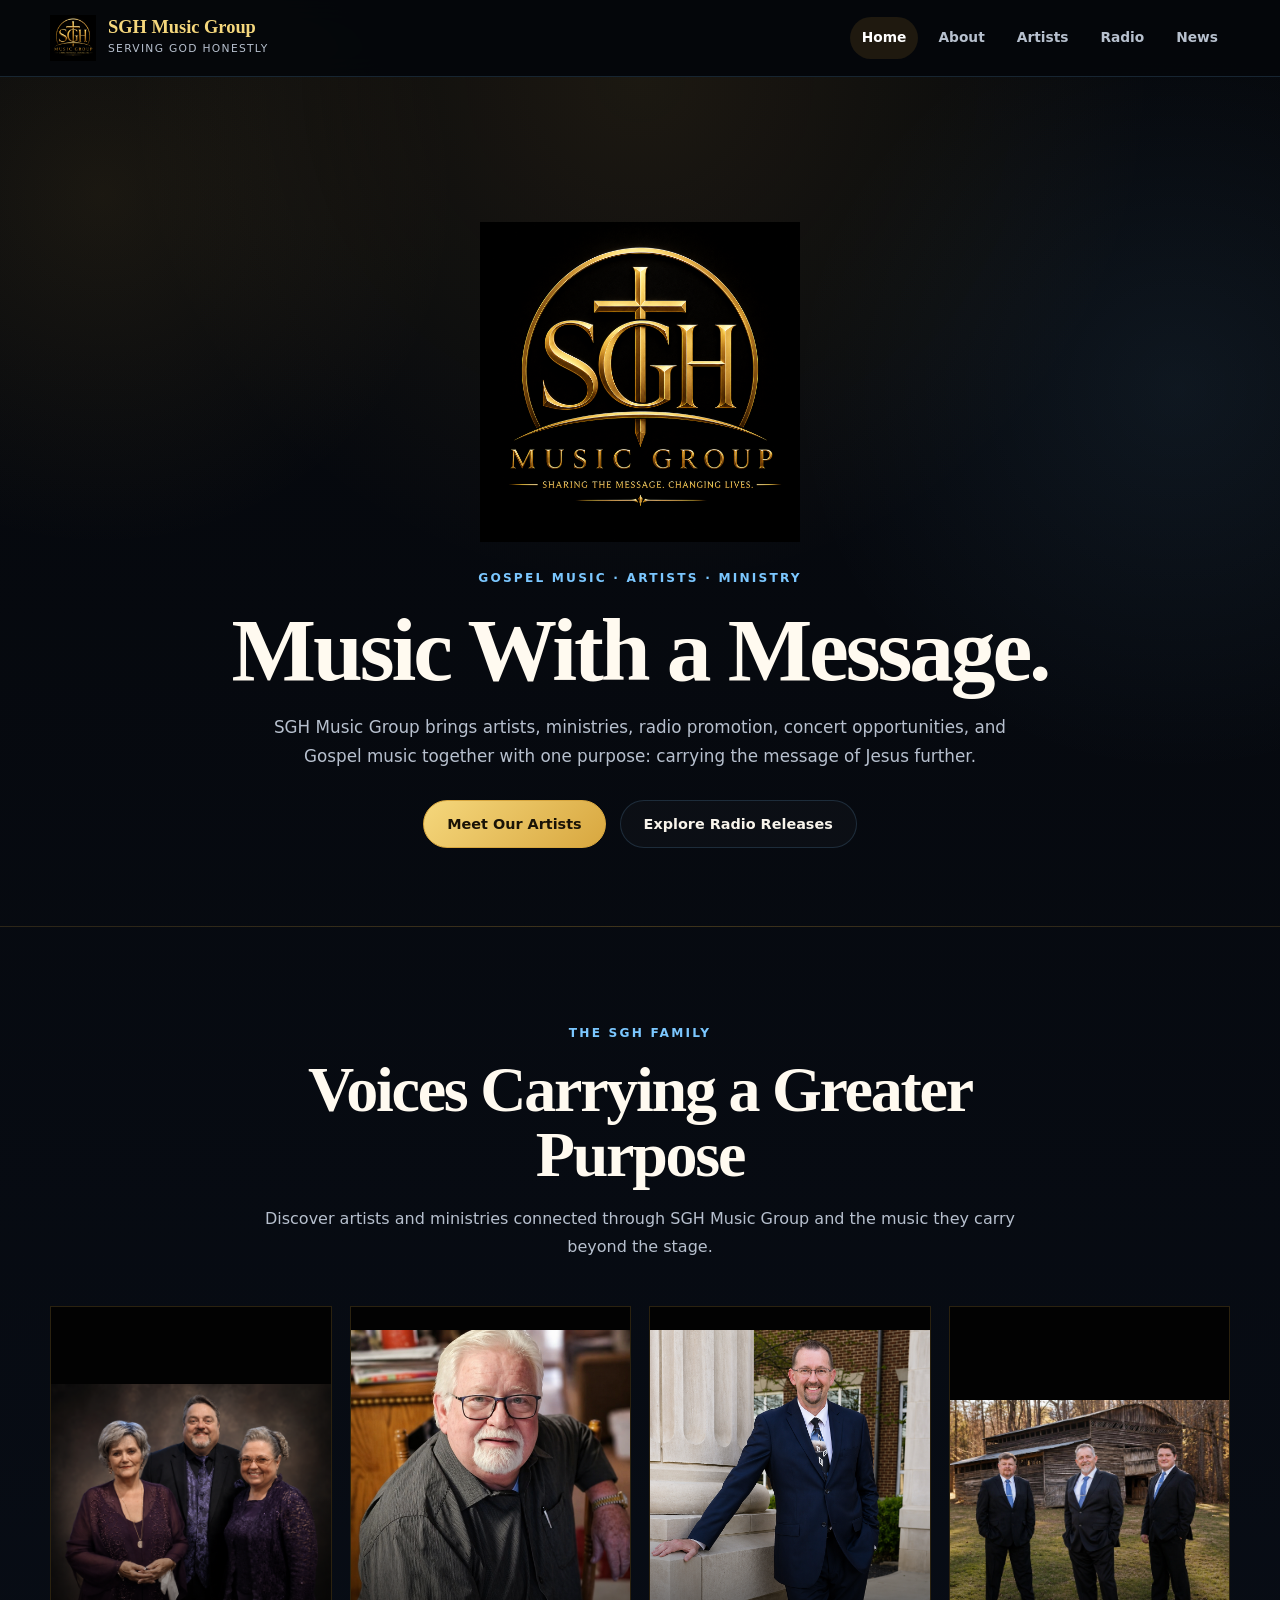
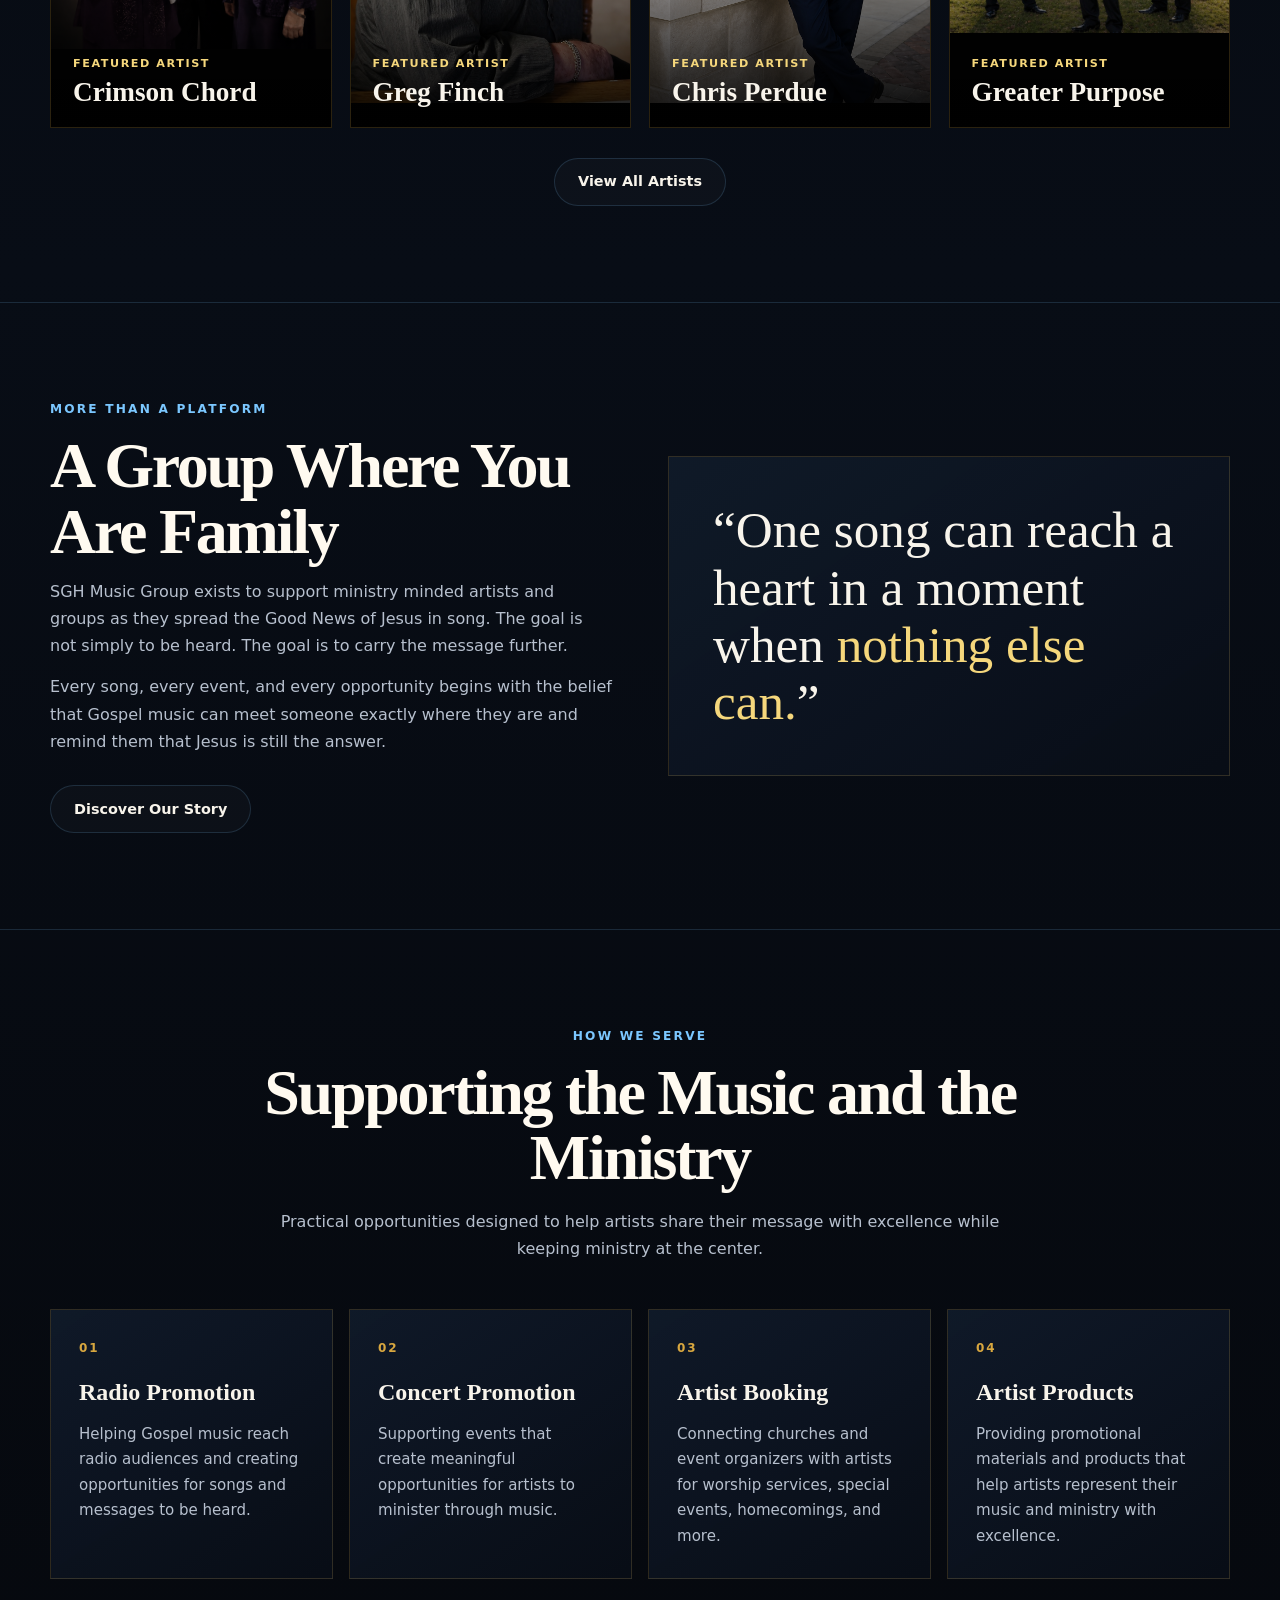
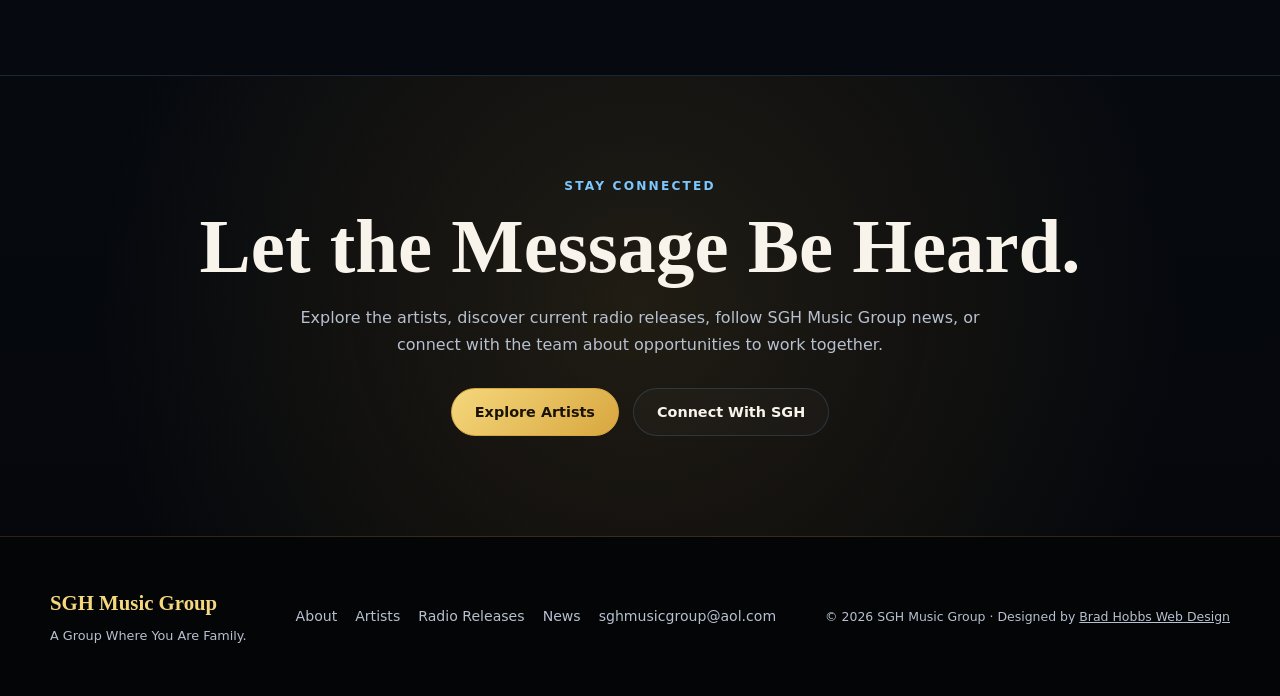
<file: index.html>
<!doctype html><html lang="en"><head><meta charset="utf-8"><meta name="viewport" content="width=device-width,initial-scale=1"><title>SGH Music Group | Gospel Artists, Music & Ministry</title><meta name="description" content="SGH Music Group supports Gospel artists through music, radio promotion, concert opportunities, booking, and ministry."><meta property="og:title" content="SGH Music Group | A Group Where You Are Family"><meta property="og:description" content="Discover Gospel artists, music, radio releases, and ministry opportunities."><meta property="og:image" content="https://brad-hobbswd.github.io/sghMusicgroup/D6FE0D35-5FC7-4C31-ABE0-BCEA10E4A5CE.png"><link rel="stylesheet" href="styles.css"></head><body><div id="header"></div><main><section class="page-hero"><div class="container"><img src="D6FE0D35-5FC7-4C31-ABE0-BCEA10E4A5CE.png" alt="SGH Music Group" style="width:min(320px,70vw);margin:0 auto 26px"><div class="eyebrow">Gospel Music · Artists · Ministry</div><h1>Music With a Message.</h1><p>SGH Music Group brings artists, ministries, radio promotion, concert opportunities, and Gospel music together with one purpose: carrying the message of Jesus further.</p><div class="btn-row"><a class="btn btn-primary" href="team.html">Meet Our Artists</a><a class="btn btn-secondary" href="radio-releases.html">Explore Radio Releases</a></div></div></section><section class="section"><div class="container"><div class="section-head"><div class="eyebrow">The SGH Family</div><h2>Voices Carrying a Greater Purpose</h2><p>Discover artists and ministries connected through SGH Music Group and the music they carry beyond the stage.</p></div><div class="artist-grid"><a class="artist-card" href="https://www.crimsonchord.com" target="_blank" rel="noopener"><img src="67857DF5-F2F4-47C6-9881-036051B80554.png" alt="Crimson Chord"><div class="artist-meta"><span>Featured Artist</span><h3>Crimson Chord</h3></div></a><a class="artist-card" href="https://www.greg-finch-ministries.com" target="_blank" rel="noopener"><img src="0B063BAF-0D82-42A2-93C2-751AB67A75AE.png" alt="Greg Finch"><div class="artist-meta"><span>Featured Artist</span><h3>Greg Finch</h3></div></a><a class="artist-card" href="https://www.chrisperduemusic.com" target="_blank" rel="noopener"><img src="EB4E45A1-7E00-4E29-934E-9D5515FF95F7.png" alt="Chris Perdue"><div class="artist-meta"><span>Featured Artist</span><h3>Chris Perdue</h3></div></a><a class="artist-card" href="https://www.greaterpurposemusic.com" target="_blank" rel="noopener"><img src="198E9C16-E06C-4B71-8749-72B46B8A3D04.png" alt="Greater Purpose"><div class="artist-meta"><span>Featured Artist</span><h3>Greater Purpose</h3></div></a></div><div class="btn-row"><a class="btn btn-secondary" href="team.html">View All Artists</a></div></div></section><section class="section"><div class="container split"><div class="split-copy"><div class="eyebrow">More Than a Platform</div><h2 class="display-title" style="font-size:clamp(2.6rem,5vw,4.5rem);margin-top:14px">A Group Where You Are Family</h2><p>SGH Music Group exists to support ministry minded artists and groups as they spread the Good News of Jesus in song. The goal is not simply to be heard. The goal is to carry the message further.</p><p>Every song, every event, and every opportunity begins with the belief that Gospel music can meet someone exactly where they are and remind them that Jesus is still the answer.</p><div class="btn-row" style="justify-content:flex-start"><a class="btn btn-secondary" href="about.html">Discover Our Story</a></div></div><div class="statement"><blockquote>“One song can reach a heart in a moment when <span>nothing else can.</span>”</blockquote></div></div></section><section class="section"><div class="container"><div class="section-head"><div class="eyebrow">How We Serve</div><h2>Supporting the Music and the Ministry</h2><p>Practical opportunities designed to help artists share their message with excellence while keeping ministry at the center.</p></div><div class="services-grid"><article class="service-card"><div class="number">01</div><h3>Radio Promotion</h3><p>Helping Gospel music reach radio audiences and creating opportunities for songs and messages to be heard.</p></article><article class="service-card"><div class="number">02</div><h3>Concert Promotion</h3><p>Supporting events that create meaningful opportunities for artists to minister through music.</p></article><article class="service-card"><div class="number">03</div><h3>Artist Booking</h3><p>Connecting churches and event organizers with artists for worship services, special events, homecomings, and more.</p></article><article class="service-card"><div class="number">04</div><h3>Artist Products</h3><p>Providing promotional materials and products that help artists represent their music and ministry with excellence.</p></article></div></div></section><section class="cta-band"><div class="container"><div class="eyebrow">Stay Connected</div><h2>Let the Message Be Heard.</h2><p>Explore the artists, discover current radio releases, follow SGH Music Group news, or connect with the team about opportunities to work together.</p><div class="btn-row"><a class="btn btn-primary" href="team.html">Explore Artists</a><a class="btn btn-secondary" href="mailto:sghmusicgroup@aol.com">Connect With SGH</a></div></div></section></main><div id="footer"></div><script>Promise.all([fetch("header.html").then(r=>r.text()),fetch("footer.html").then(r=>r.text())]).then(([h,f])=>{document.getElementById("header").innerHTML=h;document.getElementById("footer").innerHTML=f;window.toggleMenu=()=>document.getElementById("navLinks").classList.toggle("active");const current=location.pathname.split("/").pop()||"index.html";document.querySelectorAll(".nav-links a").forEach(a=>{if(a.getAttribute("href")===current)a.classList.add("active");a.addEventListener("click",()=>document.getElementById("navLinks").classList.remove("active"))});const y=document.getElementById("year");if(y)y.textContent=new Date().getFullYear();});</script></body></html>
</file>
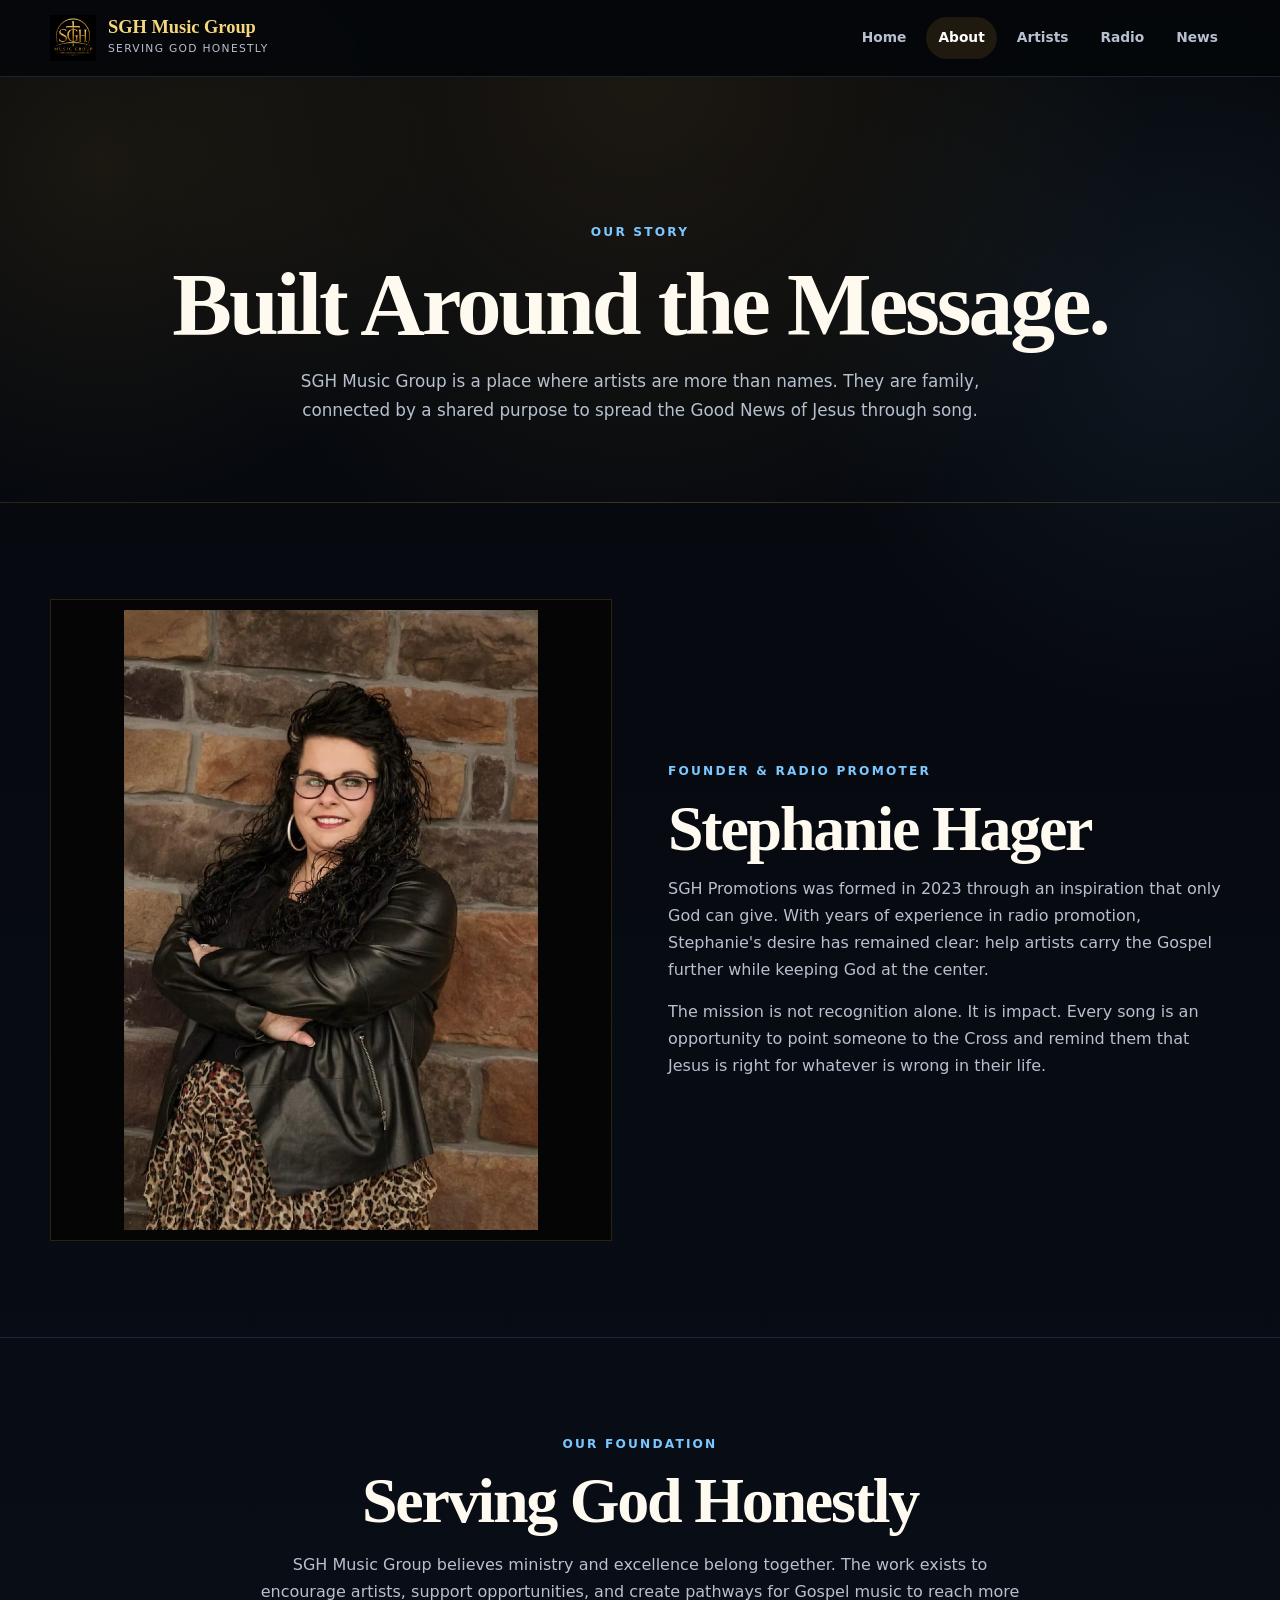
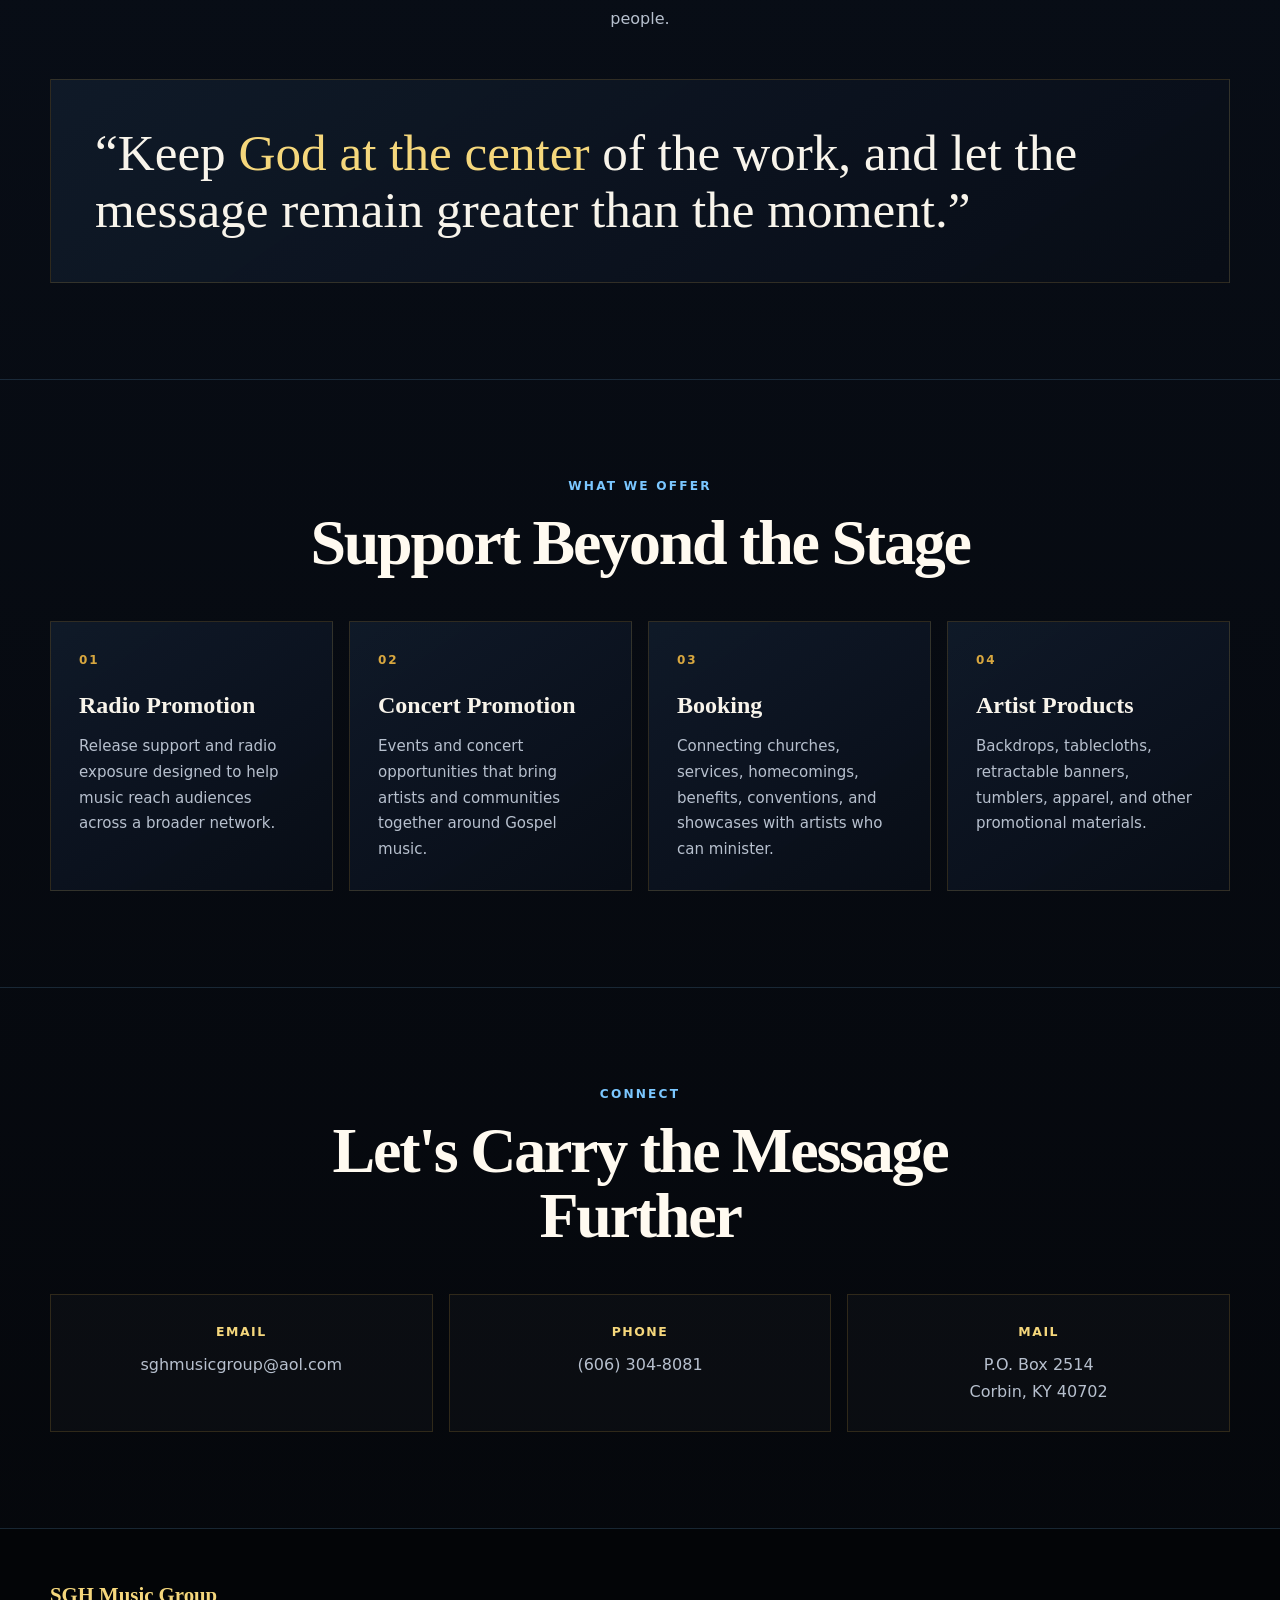
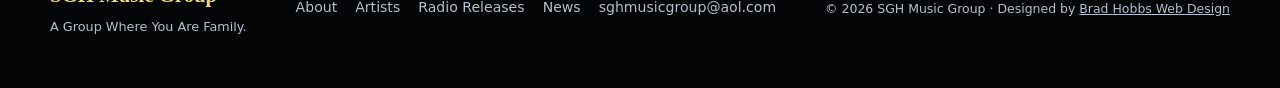
<file: about.html>
<!doctype html><html lang="en"><head><meta charset="utf-8"><meta name="viewport" content="width=device-width,initial-scale=1"><title>About SGH Music Group | Music, Ministry & Promotion</title><meta name="description" content="Learn the story, mission, leadership, and services behind SGH Music Group."><link rel="stylesheet" href="styles.css"></head><body><div id="header"></div><main><section class="page-hero"><div class="container"><div class="eyebrow">Our Story</div><h1>Built Around the Message.</h1><p>SGH Music Group is a place where artists are more than names. They are family, connected by a shared purpose to spread the Good News of Jesus through song.</p></div></section><section class="section"><div class="container leader-grid"><div class="leader-portrait"><img src="IMG_0257.jpeg" alt="Stephanie Hager, Founder of SGH Music Group"></div><div class="leader-copy"><div class="eyebrow">Founder & Radio Promoter</div><h2 class="display-title" style="font-size:clamp(2.6rem,5vw,4.4rem);margin-top:14px">Stephanie Hager</h2><p>SGH Promotions was formed in 2023 through an inspiration that only God can give. With years of experience in radio promotion, Stephanie's desire has remained clear: help artists carry the Gospel further while keeping God at the center.</p><p>The mission is not recognition alone. It is impact. Every song is an opportunity to point someone to the Cross and remind them that Jesus is right for whatever is wrong in their life.</p></div></div></section><section class="section"><div class="container"><div class="section-head"><div class="eyebrow">Our Foundation</div><h2>Serving God Honestly</h2><p>SGH Music Group believes ministry and excellence belong together. The work exists to encourage artists, support opportunities, and create pathways for Gospel music to reach more people.</p></div><div class="statement"><blockquote>“Keep <span>God at the center</span> of the work, and let the message remain greater than the moment.”</blockquote></div></div></section><section class="section"><div class="container"><div class="section-head"><div class="eyebrow">What We Offer</div><h2>Support Beyond the Stage</h2></div><div class="services-grid"><article class="service-card"><div class="number">01</div><h3>Radio Promotion</h3><p>Release support and radio exposure designed to help music reach audiences across a broader network.</p></article><article class="service-card"><div class="number">02</div><h3>Concert Promotion</h3><p>Events and concert opportunities that bring artists and communities together around Gospel music.</p></article><article class="service-card"><div class="number">03</div><h3>Booking</h3><p>Connecting churches, services, homecomings, benefits, conventions, and showcases with artists who can minister.</p></article><article class="service-card"><div class="number">04</div><h3>Artist Products</h3><p>Backdrops, tablecloths, retractable banners, tumblers, apparel, and other promotional materials.</p></article></div></div></section><section class="section"><div class="container"><div class="section-head"><div class="eyebrow">Connect</div><h2>Let's Carry the Message Further</h2></div><div class="contact-grid"><div class="contact-card"><strong>Email</strong><a href="mailto:sghmusicgroup@aol.com">sghmusicgroup@aol.com</a></div><div class="contact-card"><strong>Phone</strong><a href="tel:+16063048081">(606) 304-8081</a></div><div class="contact-card"><strong>Mail</strong><span>P.O. Box 2514<br>Corbin, KY 40702</span></div></div></div></section></main><div id="footer"></div><script>Promise.all([fetch("header.html").then(r=>r.text()),fetch("footer.html").then(r=>r.text())]).then(([h,f])=>{document.getElementById("header").innerHTML=h;document.getElementById("footer").innerHTML=f;window.toggleMenu=()=>document.getElementById("navLinks").classList.toggle("active");const current=location.pathname.split("/").pop()||"index.html";document.querySelectorAll(".nav-links a").forEach(a=>{if(a.getAttribute("href")===current)a.classList.add("active");a.addEventListener("click",()=>document.getElementById("navLinks").classList.remove("active"))});const y=document.getElementById("year");if(y)y.textContent=new Date().getFullYear();});</script></body></html>
</file>
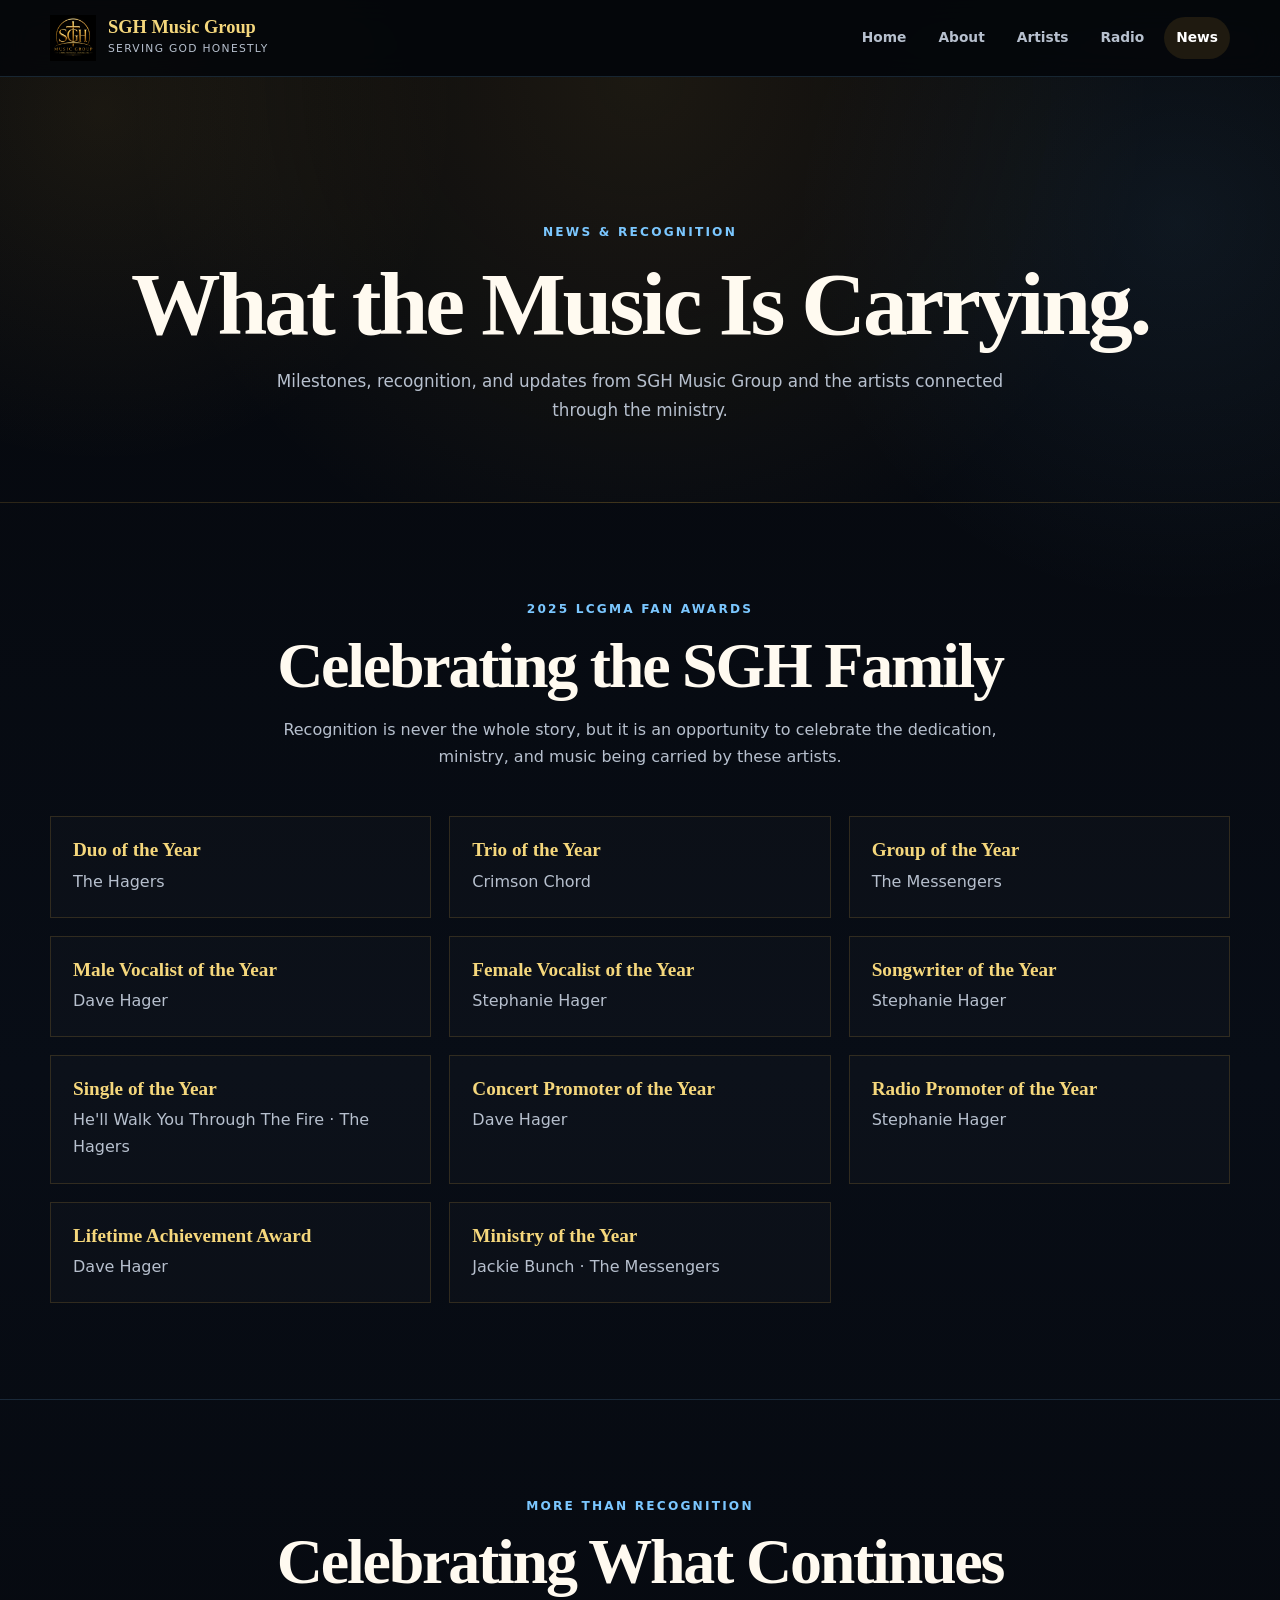
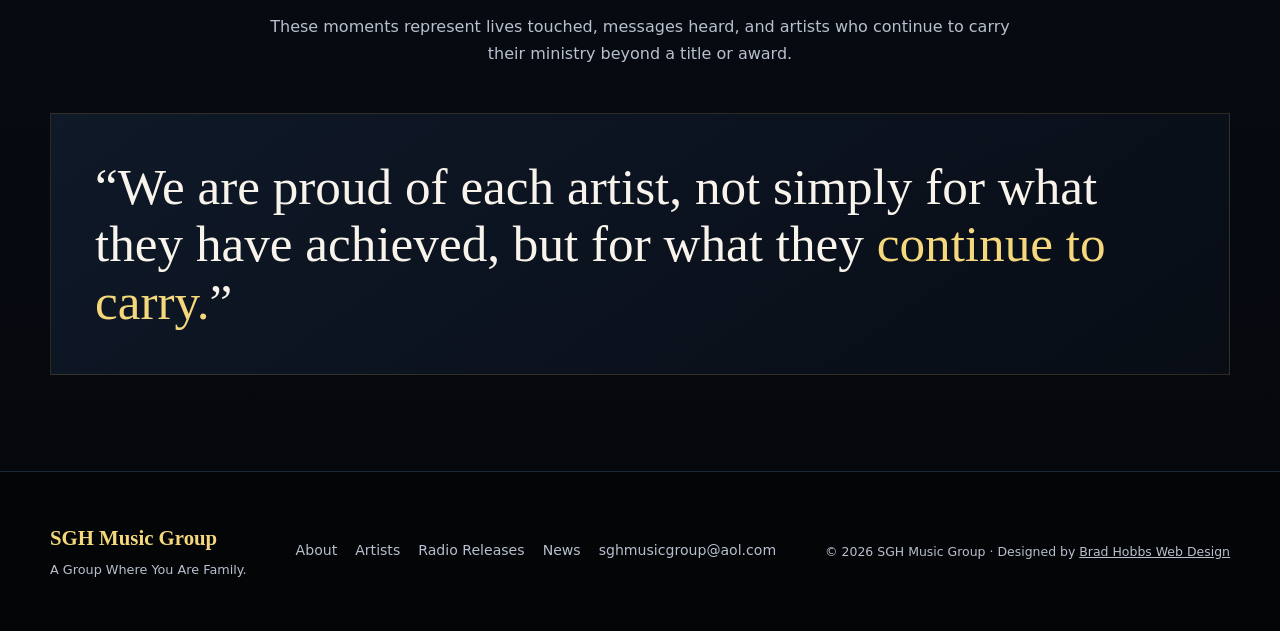
<file: news.html>
<!doctype html><html lang="en"><head><meta charset="utf-8"><meta name="viewport" content="width=device-width,initial-scale=1"><title>News | SGH Music Group</title><meta name="description" content="News, recognition, and updates from SGH Music Group and its artists."><link rel="stylesheet" href="styles.css"></head><body><div id="header"></div><main><section class="page-hero"><div class="container"><div class="eyebrow">News & Recognition</div><h1>What the Music Is Carrying.</h1><p>Milestones, recognition, and updates from SGH Music Group and the artists connected through the ministry.</p></div></section><section class="section"><div class="container"><div class="section-head"><div class="eyebrow">2025 LCGMA Fan Awards</div><h2>Celebrating the SGH Family</h2><p>Recognition is never the whole story, but it is an opportunity to celebrate the dedication, ministry, and music being carried by these artists.</p></div><div class="awards-grid"><div class="award"><strong>Duo of the Year</strong><span>The Hagers</span></div><div class="award"><strong>Trio of the Year</strong><span>Crimson Chord</span></div><div class="award"><strong>Group of the Year</strong><span>The Messengers</span></div><div class="award"><strong>Male Vocalist of the Year</strong><span>Dave Hager</span></div><div class="award"><strong>Female Vocalist of the Year</strong><span>Stephanie Hager</span></div><div class="award"><strong>Songwriter of the Year</strong><span>Stephanie Hager</span></div><div class="award"><strong>Single of the Year</strong><span>He'll Walk You Through The Fire · The Hagers</span></div><div class="award"><strong>Concert Promoter of the Year</strong><span>Dave Hager</span></div><div class="award"><strong>Radio Promoter of the Year</strong><span>Stephanie Hager</span></div><div class="award"><strong>Lifetime Achievement Award</strong><span>Dave Hager</span></div><div class="award"><strong>Ministry of the Year</strong><span>Jackie Bunch · The Messengers</span></div></div></div></section><section class="section"><div class="container"><div class="section-head"><div class="eyebrow">More Than Recognition</div><h2>Celebrating What Continues</h2><p>These moments represent lives touched, messages heard, and artists who continue to carry their ministry beyond a title or award.</p></div><div class="statement"><blockquote>“We are proud of each artist, not simply for what they have achieved, but for what they <span>continue to carry.</span>”</blockquote></div></div></section></main><div id="footer"></div><script>Promise.all([fetch("header.html").then(r=>r.text()),fetch("footer.html").then(r=>r.text())]).then(([h,f])=>{document.getElementById("header").innerHTML=h;document.getElementById("footer").innerHTML=f;window.toggleMenu=()=>document.getElementById("navLinks").classList.toggle("active");const current=location.pathname.split("/").pop()||"index.html";document.querySelectorAll(".nav-links a").forEach(a=>{if(a.getAttribute("href")===current)a.classList.add("active");a.addEventListener("click",()=>document.getElementById("navLinks").classList.remove("active"))});const y=document.getElementById("year");if(y)y.textContent=new Date().getFullYear();});</script></body></html>
</file>
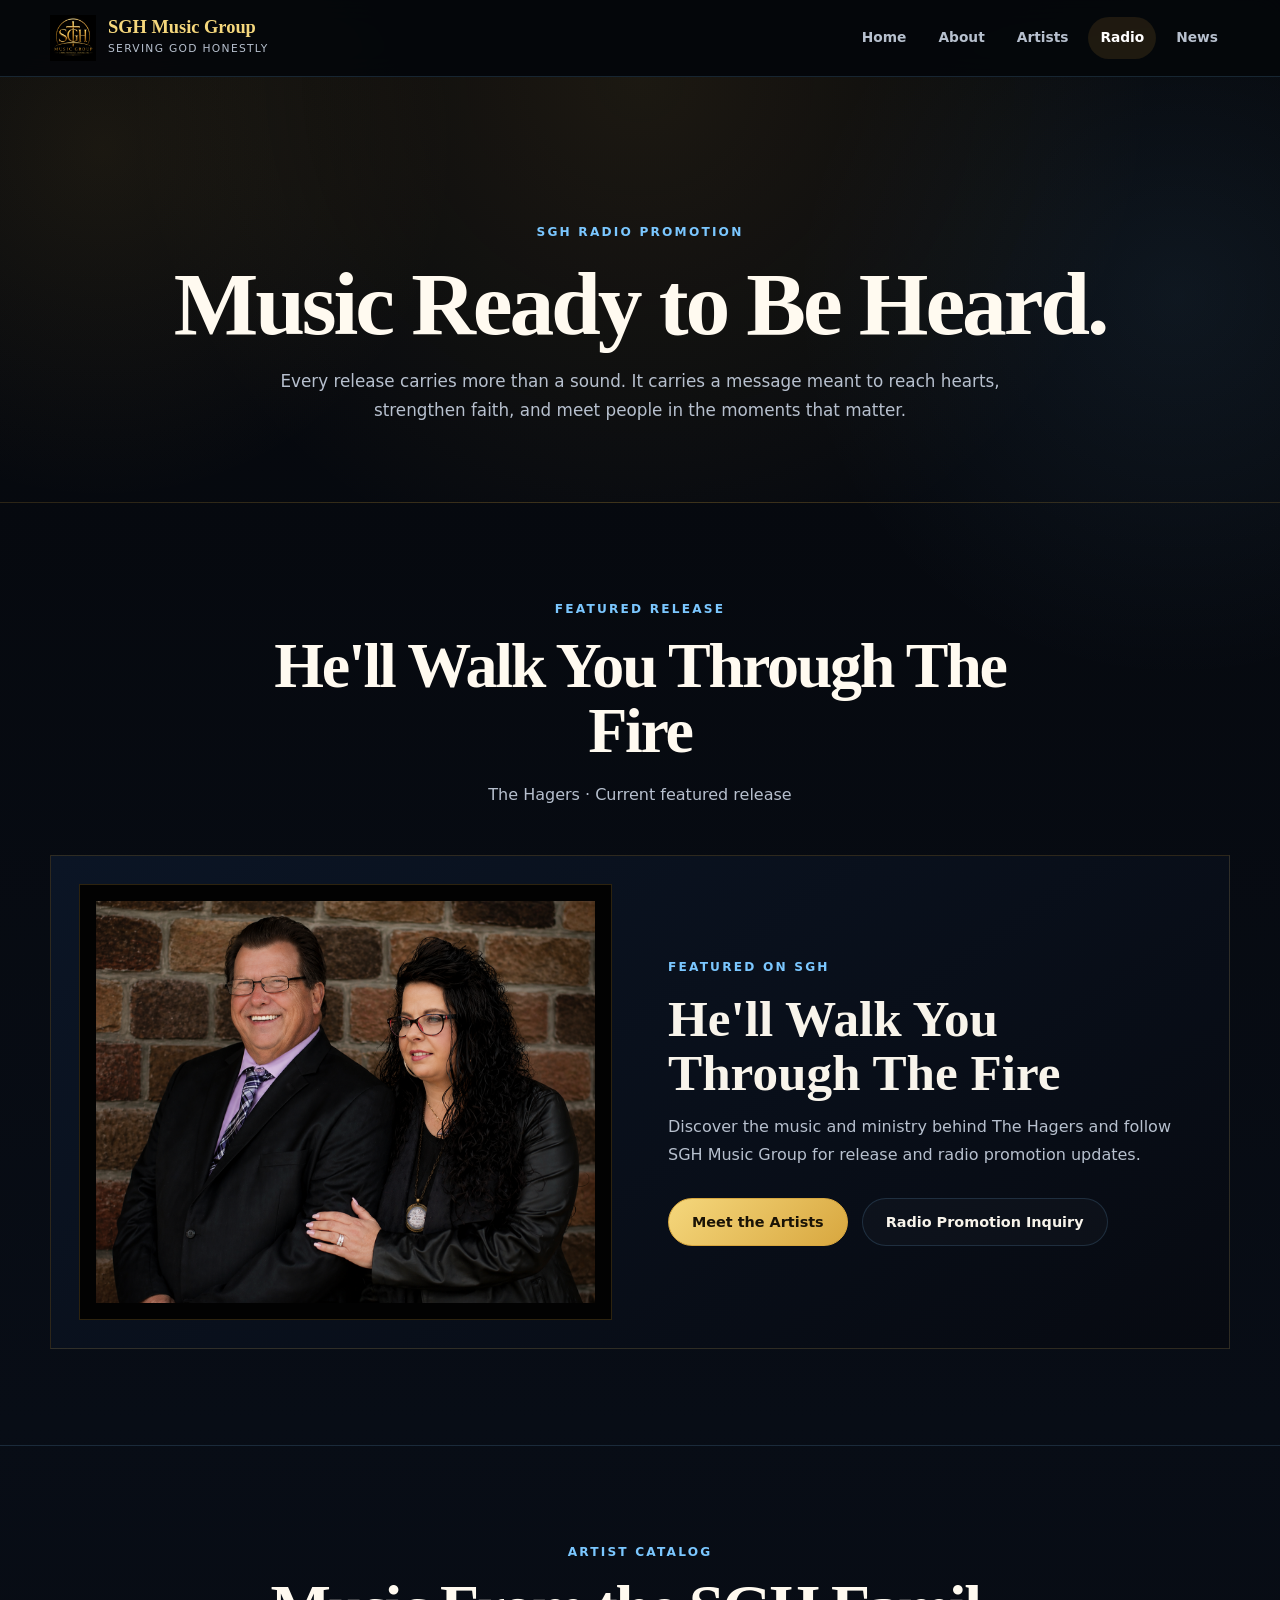
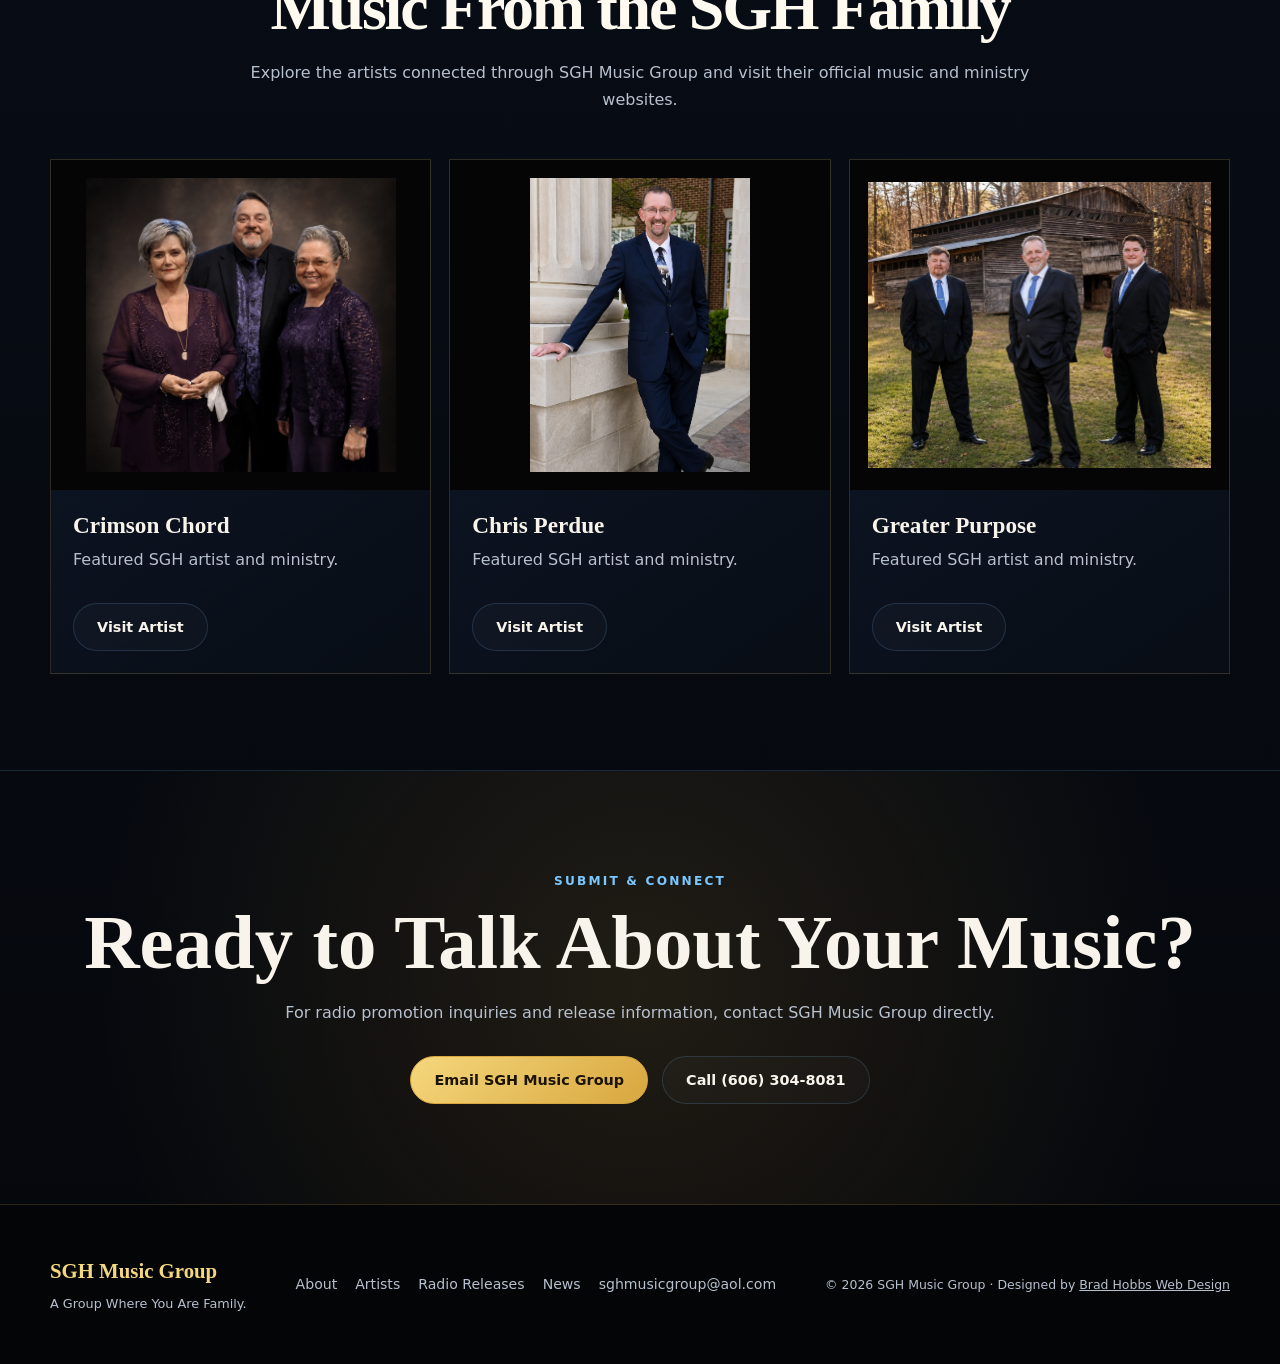
<file: radio-releases.html>
<!doctype html><html lang="en"><head><meta charset="utf-8"><meta name="viewport" content="width=device-width,initial-scale=1"><title>Radio Releases | SGH Music Group</title><meta name="description" content="Explore current Gospel music and radio releases connected with SGH Music Group."><link rel="stylesheet" href="styles.css"></head><body><div id="header"></div><main><section class="page-hero"><div class="container"><div class="eyebrow">SGH Radio Promotion</div><h1>Music Ready to Be Heard.</h1><p>Every release carries more than a sound. It carries a message meant to reach hearts, strengthen faith, and meet people in the moments that matter.</p></div></section><section class="section"><div class="container"><div class="section-head"><div class="eyebrow">Featured Release</div><h2>He'll Walk You Through The Fire</h2><p>The Hagers · Current featured release</p></div><div class="radio-feature"><div class="radio-feature-art"><img src="172949F1-5CD0-4FCF-A65F-AE3ADE92BAA9.png" alt="The Hagers"></div><div class="radio-feature-copy"><div class="eyebrow">Featured on SGH</div><h2>He'll Walk You Through The Fire</h2><p>Discover the music and ministry behind The Hagers and follow SGH Music Group for release and radio promotion updates.</p><div class="btn-row" style="justify-content:flex-start"><a class="btn btn-primary" href="team.html">Meet the Artists</a><a class="btn btn-secondary" href="mailto:sghmusicgroup@aol.com">Radio Promotion Inquiry</a></div></div></div></div></section><section class="section"><div class="container"><div class="section-head"><div class="eyebrow">Artist Catalog</div><h2>Music From the SGH Family</h2><p>Explore the artists connected through SGH Music Group and visit their official music and ministry websites.</p></div><div class="release-grid"><article class="release-card"><div class="release-art"><img src="67857DF5-F2F4-47C6-9881-036051B80554.png" alt="Crimson Chord"></div><div class="release-copy"><h3>Crimson Chord</h3><p>Featured SGH artist and ministry.</p><div class="btn-row" style="justify-content:flex-start"><a class="btn btn-secondary" href="https://www.crimsonchord.com" target="_blank" rel="noopener">Visit Artist</a></div></div></article><article class="release-card"><div class="release-art"><img src="EB4E45A1-7E00-4E29-934E-9D5515FF95F7.png" alt="Chris Perdue"></div><div class="release-copy"><h3>Chris Perdue</h3><p>Featured SGH artist and ministry.</p><div class="btn-row" style="justify-content:flex-start"><a class="btn btn-secondary" href="https://www.chrisperduemusic.com" target="_blank" rel="noopener">Visit Artist</a></div></div></article><article class="release-card"><div class="release-art"><img src="198E9C16-E06C-4B71-8749-72B46B8A3D04.png" alt="Greater Purpose"></div><div class="release-copy"><h3>Greater Purpose</h3><p>Featured SGH artist and ministry.</p><div class="btn-row" style="justify-content:flex-start"><a class="btn btn-secondary" href="https://www.greaterpurposemusic.com" target="_blank" rel="noopener">Visit Artist</a></div></div></article></div></div></section><section class="cta-band"><div class="container"><div class="eyebrow">Submit & Connect</div><h2>Ready to Talk About Your Music?</h2><p>For radio promotion inquiries and release information, contact SGH Music Group directly.</p><div class="btn-row"><a class="btn btn-primary" href="mailto:sghmusicgroup@aol.com?subject=Radio%20Promotion%20Inquiry">Email SGH Music Group</a><a class="btn btn-secondary" href="tel:+16063048081">Call (606) 304-8081</a></div></div></section></main><div id="footer"></div><script>Promise.all([fetch("header.html").then(r=>r.text()),fetch("footer.html").then(r=>r.text())]).then(([h,f])=>{document.getElementById("header").innerHTML=h;document.getElementById("footer").innerHTML=f;window.toggleMenu=()=>document.getElementById("navLinks").classList.toggle("active");const current=location.pathname.split("/").pop()||"index.html";document.querySelectorAll(".nav-links a").forEach(a=>{if(a.getAttribute("href")===current)a.classList.add("active");a.addEventListener("click",()=>document.getElementById("navLinks").classList.remove("active"))});const y=document.getElementById("year");if(y)y.textContent=new Date().getFullYear();});</script></body></html>
</file>
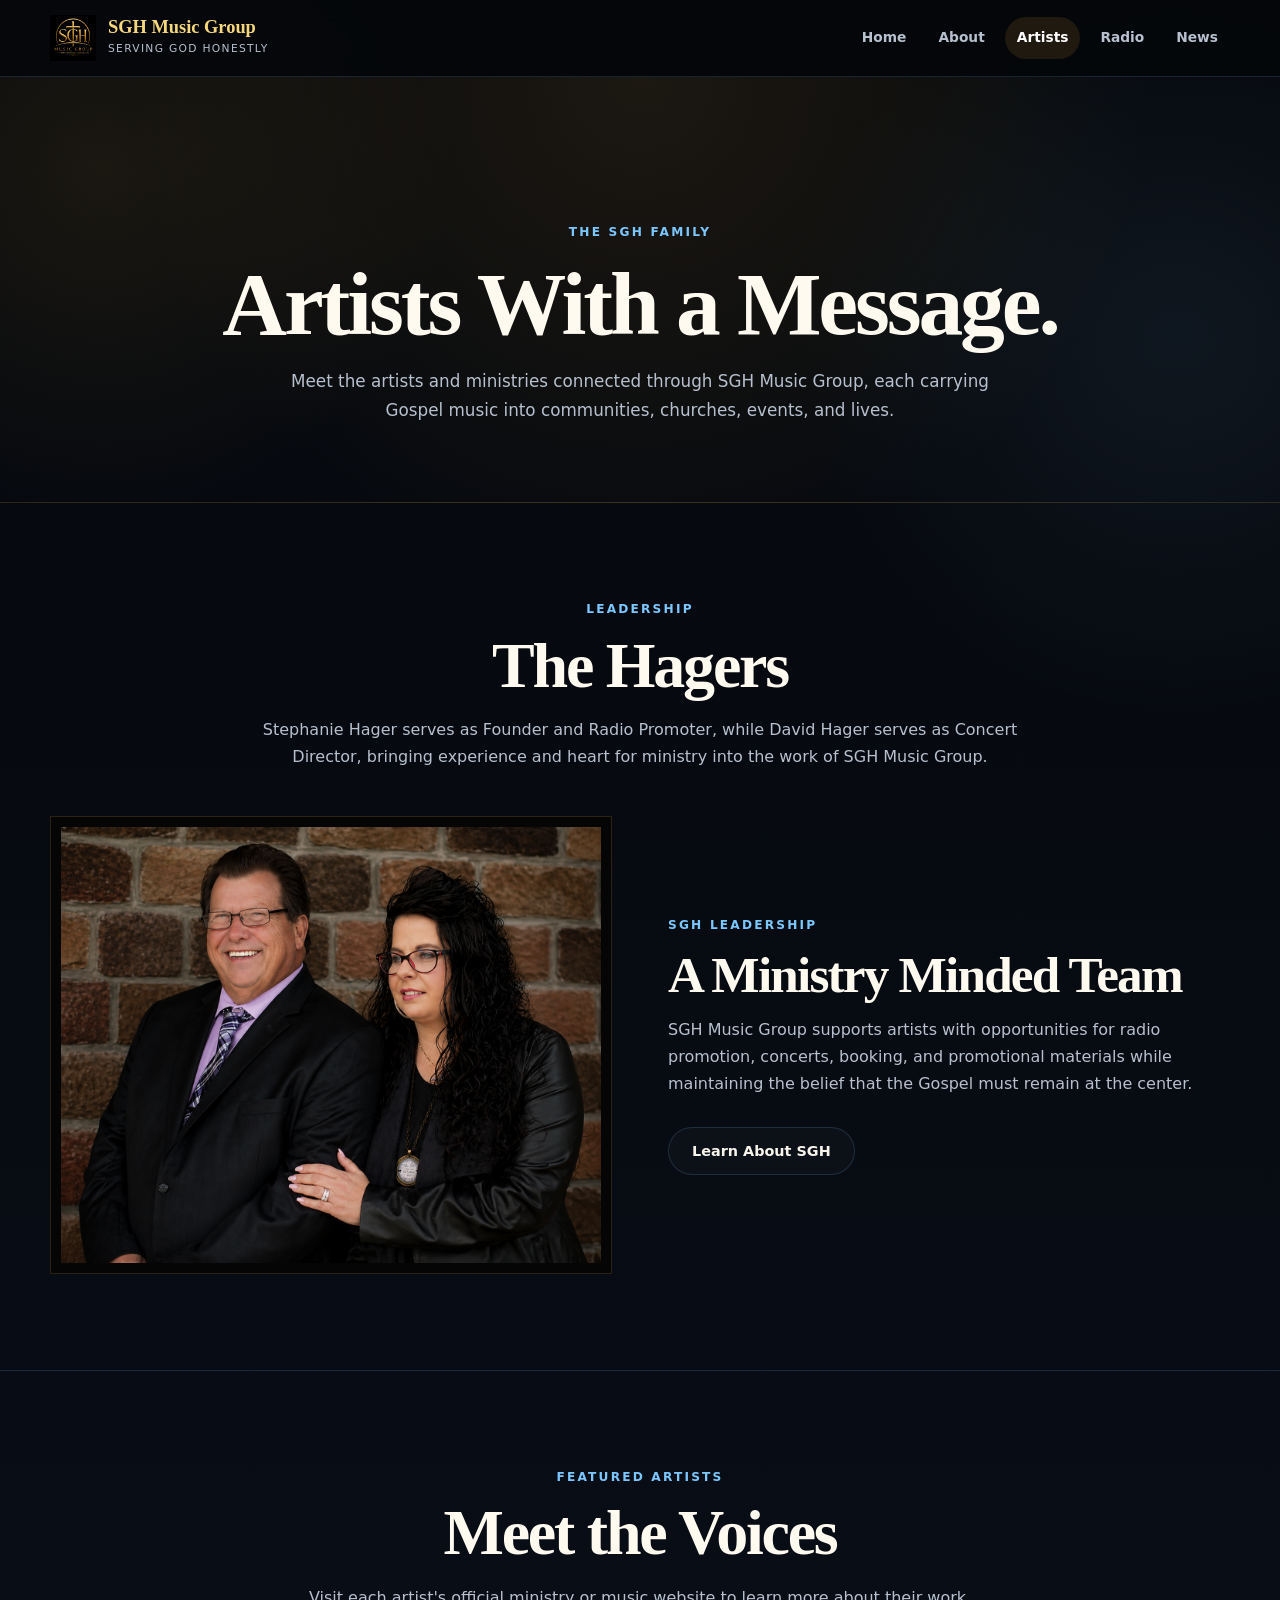
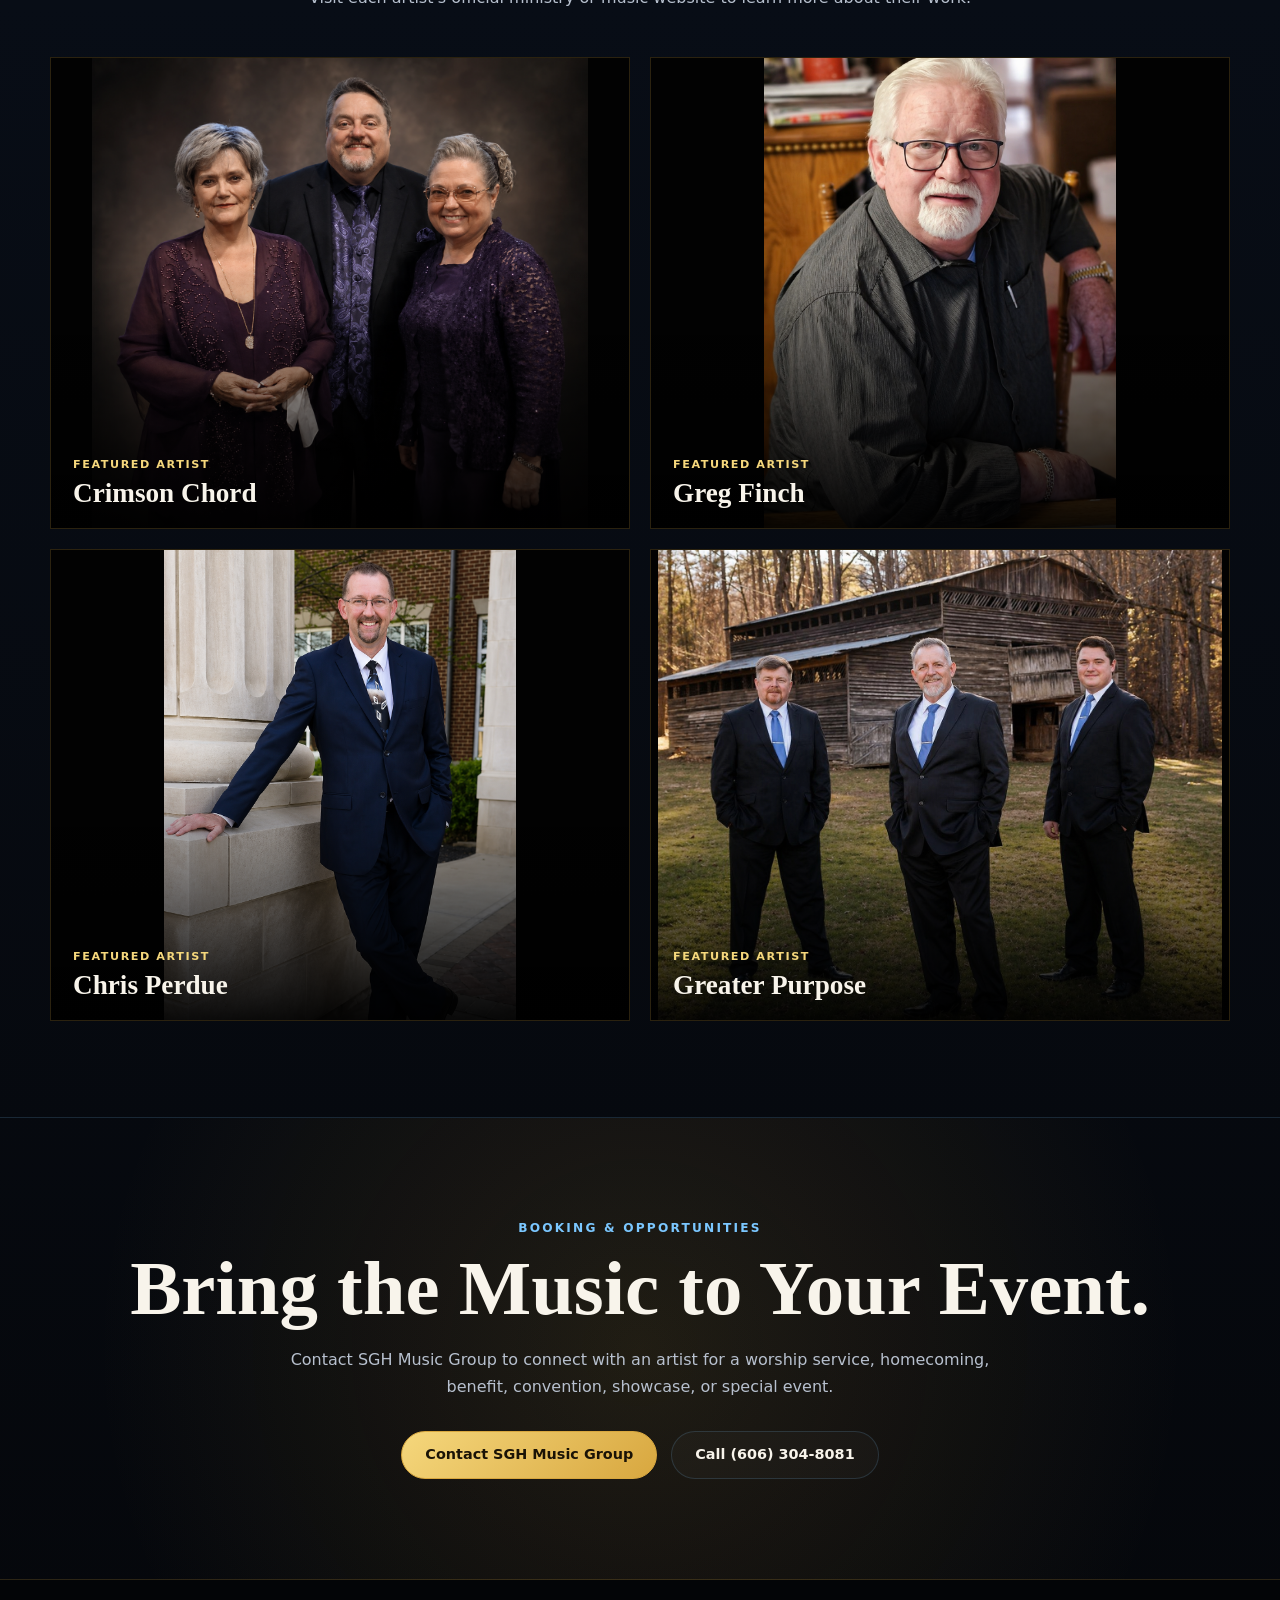
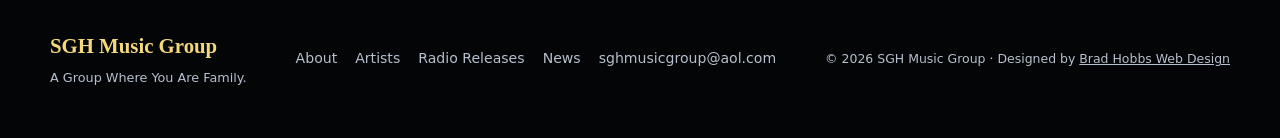
<file: team.html>
<!doctype html><html lang="en"><head><meta charset="utf-8"><meta name="viewport" content="width=device-width,initial-scale=1"><title>Artists | SGH Music Group</title><meta name="description" content="Meet artists connected with SGH Music Group and explore their ministries."><link rel="stylesheet" href="styles.css"></head><body><div id="header"></div><main><section class="page-hero"><div class="container"><div class="eyebrow">The SGH Family</div><h1>Artists With a Message.</h1><p>Meet the artists and ministries connected through SGH Music Group, each carrying Gospel music into communities, churches, events, and lives.</p></div></section><section class="section"><div class="container"><div class="section-head"><div class="eyebrow">Leadership</div><h2>The Hagers</h2><p>Stephanie Hager serves as Founder and Radio Promoter, while David Hager serves as Concert Director, bringing experience and heart for ministry into the work of SGH Music Group.</p></div><div class="leader-grid"><div class="leader-portrait"><img src="172949F1-5CD0-4FCF-A65F-AE3ADE92BAA9.png" alt="The Hagers"></div><div class="leader-copy"><div class="eyebrow">SGH Leadership</div><h2 class="display-title" style="font-size:clamp(2.4rem,4vw,4rem);margin-top:14px">A Ministry Minded Team</h2><p>SGH Music Group supports artists with opportunities for radio promotion, concerts, booking, and promotional materials while maintaining the belief that the Gospel must remain at the center.</p><div class="btn-row" style="justify-content:flex-start"><a class="btn btn-secondary" href="about.html">Learn About SGH</a></div></div></div></div></section><section class="section"><div class="container"><div class="section-head"><div class="eyebrow">Featured Artists</div><h2>Meet the Voices</h2><p>Visit each artist's official ministry or music website to learn more about their work.</p></div><div class="artist-list"><a class="artist-card" href="https://www.crimsonchord.com" target="_blank" rel="noopener"><img src="67857DF5-F2F4-47C6-9881-036051B80554.png" alt="Crimson Chord"><div class="artist-meta"><span>Featured Artist</span><h3>Crimson Chord</h3></div></a><a class="artist-card" href="https://www.greg-finch-ministries.com" target="_blank" rel="noopener"><img src="0B063BAF-0D82-42A2-93C2-751AB67A75AE.png" alt="Greg Finch"><div class="artist-meta"><span>Featured Artist</span><h3>Greg Finch</h3></div></a><a class="artist-card" href="https://www.chrisperduemusic.com" target="_blank" rel="noopener"><img src="EB4E45A1-7E00-4E29-934E-9D5515FF95F7.png" alt="Chris Perdue"><div class="artist-meta"><span>Featured Artist</span><h3>Chris Perdue</h3></div></a><a class="artist-card" href="https://www.greaterpurposemusic.com" target="_blank" rel="noopener"><img src="198E9C16-E06C-4B71-8749-72B46B8A3D04.png" alt="Greater Purpose"><div class="artist-meta"><span>Featured Artist</span><h3>Greater Purpose</h3></div></a></div></div></section><section class="cta-band"><div class="container"><div class="eyebrow">Booking & Opportunities</div><h2>Bring the Music to Your Event.</h2><p>Contact SGH Music Group to connect with an artist for a worship service, homecoming, benefit, convention, showcase, or special event.</p><div class="btn-row"><a class="btn btn-primary" href="mailto:sghmusicgroup@aol.com">Contact SGH Music Group</a><a class="btn btn-secondary" href="tel:+16063048081">Call (606) 304-8081</a></div></div></section></main><div id="footer"></div><script>Promise.all([fetch("header.html").then(r=>r.text()),fetch("footer.html").then(r=>r.text())]).then(([h,f])=>{document.getElementById("header").innerHTML=h;document.getElementById("footer").innerHTML=f;window.toggleMenu=()=>document.getElementById("navLinks").classList.toggle("active");const current=location.pathname.split("/").pop()||"index.html";document.querySelectorAll(".nav-links a").forEach(a=>{if(a.getAttribute("href")===current)a.classList.add("active");a.addEventListener("click",()=>document.getElementById("navLinks").classList.remove("active"))});const y=document.getElementById("year");if(y)y.textContent=new Date().getFullYear();});</script></body></html>
</file>
<file: styles.css>
:root{--bg:#05070b;--surface:#0d1420;--gold:#d8a73f;--gold-light:#f5d77c;--blue:#7bc7ff;--text:#f8f4eb;--muted:#b7c0ce;--line:rgba(216,167,63,.18);--line-blue:rgba(123,199,255,.16)}*{box-sizing:border-box;margin:0;padding:0}html{scroll-behavior:smooth}body{min-width:320px;font-family:Inter,system-ui,sans-serif;color:var(--text);line-height:1.7;background:radial-gradient(circle at 8% 5%,rgba(216,167,63,.1),transparent 22rem),radial-gradient(circle at 92% 10%,rgba(123,199,255,.08),transparent 24rem),linear-gradient(180deg,#05070b,#080d16 48%,#05070b)}img{display:block;max-width:100%}a{color:inherit}.container{width:min(1180px,calc(100% - 40px));margin:auto}.page-hero{padding:145px 0 78px;text-align:center;border-bottom:1px solid var(--line);background:radial-gradient(circle at 50% 0,rgba(216,167,63,.11),transparent 32rem)}.eyebrow{color:var(--blue);font-size:.76rem;font-weight:850;letter-spacing:.18em;text-transform:uppercase}.page-hero h1,.section-head h2,.display-title{font-family:Georgia,serif;color:#fffaf0;letter-spacing:-.035em;line-height:1.02}.page-hero h1{font-size:clamp(3rem,7vw,6rem);margin:15px 0 18px}.page-hero p{max-width:760px;margin:auto;color:var(--muted);font-size:1.05rem}.section{padding:96px 0;border-bottom:1px solid var(--line-blue)}.section-head{max-width:780px;margin:0 auto 46px;text-align:center}.section-head h2{font-size:clamp(2.3rem,5vw,4.2rem);margin:13px 0 18px}.section-head p{color:var(--muted)}.btn-row{display:flex;justify-content:center;gap:14px;flex-wrap:wrap;margin-top:30px}.btn{display:inline-flex;align-items:center;justify-content:center;min-height:48px;padding:0 23px;border:1px solid var(--gold);border-radius:999px;text-decoration:none;font-size:.9rem;font-weight:800;transition:.22s}.btn:hover{transform:translateY(-2px);box-shadow:0 12px 30px rgba(0,0,0,.3)}.btn-primary{background:linear-gradient(135deg,var(--gold-light),var(--gold));color:#1a1306}.btn-secondary{background:rgba(255,255,255,.025);border-color:var(--line-blue)}.site-header{position:sticky;top:0;z-index:1000;background:rgba(5,7,11,.9);backdrop-filter:blur(14px);border-bottom:1px solid var(--line-blue)}.nav{width:min(1180px,calc(100% - 40px));margin:auto;min-height:76px;display:flex;align-items:center;justify-content:space-between;gap:22px}.brand{display:flex;align-items:center;gap:12px;text-decoration:none}.brand img{width:46px;height:46px;object-fit:contain}.brand-copy strong{display:block;font-family:Georgia,serif;color:var(--gold-light);font-size:1.15rem;line-height:1}.brand-copy span{display:block;color:var(--muted);font-size:.67rem;letter-spacing:.12em;text-transform:uppercase;margin-top:4px}.nav-links{display:flex;align-items:center;gap:8px}.nav-links a{color:var(--muted);text-decoration:none;padding:9px 12px;border-radius:999px;font-size:.86rem;font-weight:700}.nav-links a:hover,.nav-links a.active{color:#fff;background:rgba(216,167,63,.12)}.menu-toggle{display:none;background:transparent;border:0;color:#fff;font-size:1.5rem}.artist-grid{display:grid;grid-template-columns:repeat(4,1fr);gap:18px}.artist-card{position:relative;min-height:420px;overflow:hidden;background:#050505;border:1px solid var(--line);text-decoration:none}.artist-card img{width:100%;height:420px;object-fit:contain;background:#020202;transition:.45s}.artist-card:after{content:"";position:absolute;inset:0;background:linear-gradient(180deg,transparent 44%,rgba(0,0,0,.94));pointer-events:none}.artist-card:hover img{transform:scale(1.035)}.artist-meta{position:absolute;z-index:1;left:22px;right:22px;bottom:20px}.artist-meta span{display:block;color:var(--gold-light);font-size:.7rem;font-weight:850;letter-spacing:.14em;text-transform:uppercase;margin-bottom:5px}.artist-meta h3{font-family:Georgia,serif;font-size:1.7rem;line-height:1.05}.split,.leader-grid,.radio-feature{display:grid;grid-template-columns:1fr 1fr;gap:56px;align-items:center}.split-copy p,.leader-copy p,.radio-feature-copy p{color:var(--muted);margin-top:14px}.statement,.service-card,.release-card,.news-card{border:1px solid var(--line);background:linear-gradient(145deg,rgba(16,26,41,.95),rgba(8,13,22,.98))}.statement{padding:44px}.statement blockquote{font-family:Georgia,serif;font-size:clamp(2rem,4vw,3.4rem);line-height:1.12}.statement span{color:var(--gold-light)}.services-grid{display:grid;grid-template-columns:repeat(4,1fr);gap:16px}.service-card{padding:28px}.number{color:var(--gold);font-size:.75rem;font-weight:850;letter-spacing:.15em}.service-card h3{font-family:Georgia,serif;font-size:1.5rem;margin:14px 0 9px}.service-card p{color:var(--muted);font-size:.94rem}.contact-grid{display:grid;grid-template-columns:repeat(3,1fr);gap:16px}.contact-card{padding:26px;border:1px solid var(--line);background:rgba(255,255,255,.018);text-align:center}.contact-card strong{display:block;color:var(--gold-light);font-size:.78rem;letter-spacing:.12em;text-transform:uppercase;margin-bottom:8px}.contact-card span,.contact-card a{color:var(--muted);text-decoration:none}.leader-portrait{border:1px solid var(--line);background:#050505;padding:10px}.leader-portrait img{width:100%;max-height:620px;object-fit:contain}.artist-list{display:grid;grid-template-columns:repeat(2,1fr);gap:20px}.artist-list .artist-card{min-height:470px}.artist-list .artist-card img{height:470px}.release-grid,.news-grid,.awards-grid{display:grid;grid-template-columns:repeat(3,1fr);gap:18px}.release-card{overflow:hidden}.release-art{height:330px;display:flex;align-items:center;justify-content:center;padding:18px;background:#050505}.release-art img{width:100%;height:100%;object-fit:contain}.release-copy{padding:22px}.release-copy h3,.news-card h3{font-family:Georgia,serif;font-size:1.45rem;line-height:1.15}.release-copy p,.news-card p{color:var(--muted);margin-top:7px}.radio-feature{padding:28px;border:1px solid var(--line);background:linear-gradient(145deg,#0b1525,#070a11)}.radio-feature-art{background:#020202;padding:16px;border:1px solid rgba(216,167,63,.2)}.radio-feature-art img{width:100%;max-height:470px;object-fit:contain;margin:auto}.radio-feature-copy h2{font-family:Georgia,serif;font-size:clamp(2rem,4vw,3.5rem);line-height:1.05;margin:14px 0}.note{color:var(--muted);font-size:.9rem}.news-card{padding:28px}.news-card time{display:block;color:var(--blue);font-size:.72rem;font-weight:850;letter-spacing:.14em;text-transform:uppercase;margin-bottom:14px}.award{padding:22px;border:1px solid var(--line);background:rgba(255,255,255,.016)}.award strong{display:block;color:var(--gold-light);font-family:Georgia,serif;font-size:1.2rem;line-height:1.1;margin-bottom:7px}.award span{color:var(--muted)}.cta-band{padding:100px 0;text-align:center;border-bottom:1px solid var(--line);background:radial-gradient(circle at center,rgba(216,167,63,.13),transparent 34rem)}.cta-band h2{font-family:Georgia,serif;font-size:clamp(2.7rem,6vw,5.4rem);line-height:1;margin:13px 0 18px}.cta-band p{max-width:720px;margin:auto;color:var(--muted)}.site-footer{padding:48px 0;background:#030507;color:var(--muted)}.footer-grid{display:flex;justify-content:space-between;gap:24px;align-items:center;flex-wrap:wrap}.footer-brand strong{display:block;color:var(--gold-light);font-family:Georgia,serif;font-size:1.3rem}.footer-brand span{font-size:.8rem}.footer-links{display:flex;gap:18px;flex-wrap:wrap}.footer-links a{color:var(--muted);text-decoration:none;font-size:.88rem}.footer-links a:hover{color:var(--gold-light)}@media(max-width:980px){.artist-grid,.services-grid{grid-template-columns:repeat(2,1fr)}.split,.leader-grid,.radio-feature{grid-template-columns:1fr;gap:34px}.contact-grid,.release-grid,.news-grid,.awards-grid{grid-template-columns:repeat(2,1fr)}}@media(max-width:720px){.container{width:min(100% - 28px,1180px)}.nav{width:min(100% - 28px,1180px);min-height:68px}.menu-toggle{display:block}.nav-links{display:none;position:absolute;left:14px;right:14px;top:68px;padding:14px;background:#080d16;border:1px solid var(--line);flex-direction:column}.nav-links.active{display:flex}.nav-links a{text-align:center}.page-hero{padding:115px 0 62px}.section{padding:72px 0}.artist-grid,.services-grid,.contact-grid,.artist-list,.release-grid,.news-grid,.awards-grid{grid-template-columns:1fr}.artist-card,.artist-card img{min-height:400px;height:400px}.artist-list .artist-card,.artist-list .artist-card img{min-height:420px;height:420px}.footer-grid{flex-direction:column;align-items:flex-start}}
</file>
